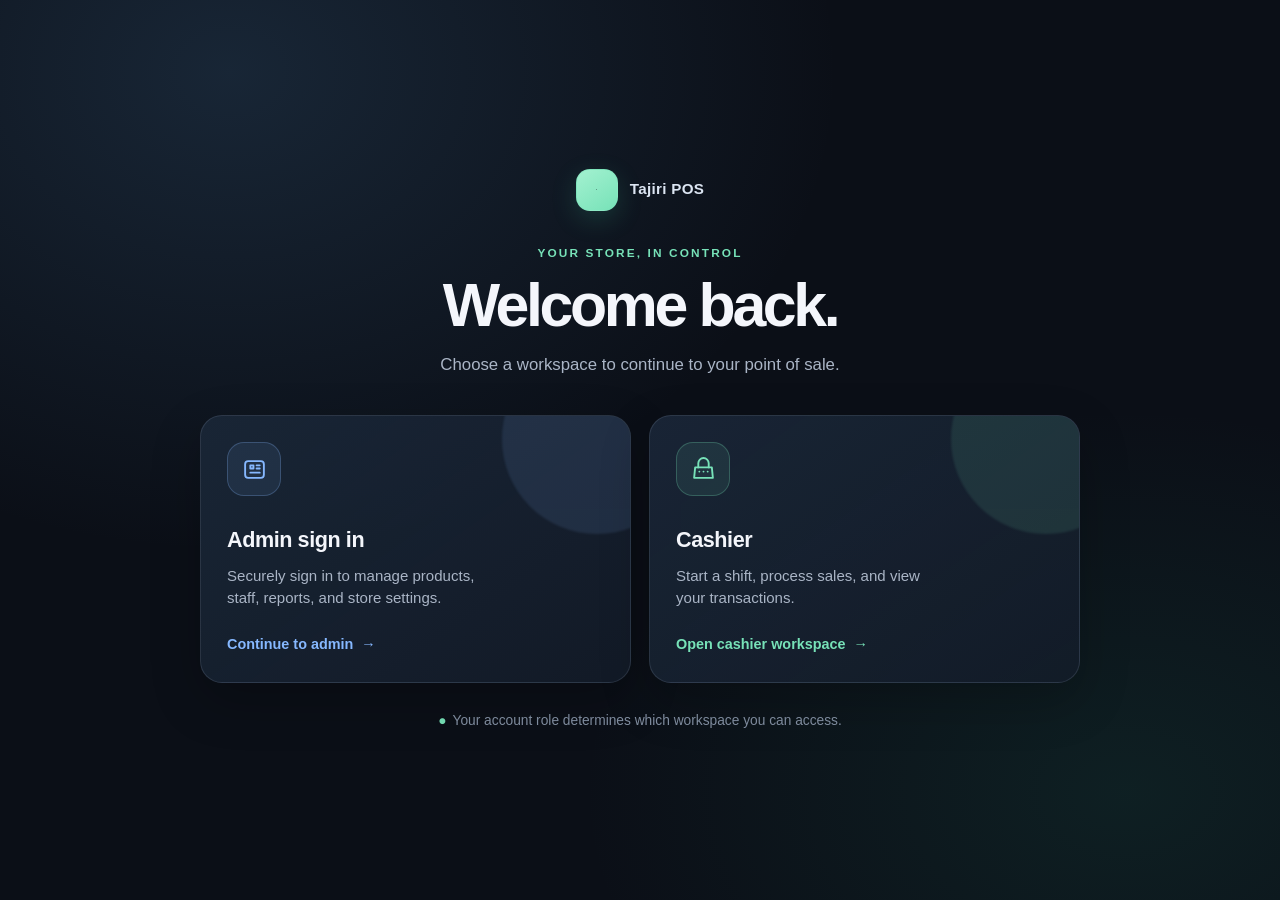
<file: main.html>
<!doctype html>
<html lang="en">
  <head>
    <meta charset="UTF-8" />
    <meta name="viewport" content="width=device-width, initial-scale=1" />
    <meta name="theme-color" content="#0b0f17" />
    <title>Tajiri POS · Main Menu</title>
    <style>
      :root {
        color-scheme: dark;
        --bg: #0b0f17;
        --panel: rgb(19 28 41 / 88%);
        --line: rgb(163 181 204 / 16%);
        --text: #f4f6fb;
        --muted: #aab5c6;
        --green: #77e2b8;
        --blue: #86b8ff;
      }
      * {
        box-sizing: border-box;
      }
      html {
        min-width: 320px;
      }
      body {
        min-height: 100vh;
        margin: 0;
        padding: 40px 22px;
        display: grid;
        place-items: center;
        overflow-x: hidden;
        color: var(--text);
        background:
          radial-gradient(
            ellipse at 18% 8%,
            rgb(70 119 163 / 22%),
            transparent 38rem
          ),
          radial-gradient(
            ellipse at 88% 88%,
            rgb(33 126 102 / 15%),
            transparent 34rem
          ),
          var(--bg);
        font:
          16px/1.5 "DM Sans",
          "Segoe UI",
          sans-serif;
      }
      main {
        width: min(100%, 880px);
        margin-inline: auto;
      }
      header {
        margin-bottom: 38px;
        text-align: center;
      }
      .brand {
        display: inline-flex;
        align-items: center;
        gap: 12px;
        margin-bottom: 34px;
        color: #dce5f2;
        font-size: 0.95rem;
        font-weight: 700;
        letter-spacing: 0.02em;
      }
      .brand-mark {
        display: inline-grid;
        width: 42px;
        height: 42px;
        place-items: center;
        border: 1px solid rgb(119 226 184 / 38%);
        border-radius: 14px;
        color: var(--bg);
        background: linear-gradient(145deg, #a3f1d0, var(--green));
        box-shadow: 0 8px 26px rgb(61 187 143 / 20%);
        font-size: 2px;
        font-weight: 800;
      }
      .eyebrow {
        margin: 0 0 10px;
        color: var(--green);
        font-size: 0.74rem;
        font-weight: 700;
        letter-spacing: 0.18em;
        text-transform: uppercase;
      }
      h1 {
        margin: 0;
        font-family: "Outfit", "Segoe UI", sans-serif;
        font-size: clamp(2.2rem, 6vw, 3.8rem);
        letter-spacing: -0.055em;
        line-height: 1.08;
      }
      header p {
        margin: 14px 0 0;
        color: var(--muted);
        font-size: 1.05rem;
      }
      .page-links {
        display: grid;
        grid-template-columns: repeat(2, minmax(0, 1fr));
        gap: 18px;
      }
      .page-link {
        position: relative;
        min-height: 252px;
        padding: 26px;
        display: flex;
        flex-direction: column;
        align-items: flex-start;
        overflow: hidden;
        border: 1px solid var(--line);
        border-radius: 22px;
        color: inherit;
        background: linear-gradient(145deg, rgb(26 38 55 / 95%), var(--panel));
        box-shadow: 0 18px 50px rgb(0 0 0 / 22%);
        text-decoration: none;
        transition:
          border-color 0.2s ease,
          transform 0.2s ease,
          box-shadow 0.2s ease;
      }
      .page-link::after {
        position: absolute;
        top: -72px;
        right: -62px;
        width: 190px;
        height: 190px;
        border-radius: 50%;
        background: var(--glow);
        content: "";
        filter: blur(1px);
        opacity: 0.11;
        pointer-events: none;
      }
      .page-link.admin {
        --glow: var(--blue);
        --accent: var(--blue);
      }
      .page-link.cashier {
        --glow: var(--green);
        --accent: var(--green);
      }
      .page-link:hover,
      .page-link:focus-visible {
        transform: translateY(-4px);
        border-color: color-mix(in srgb, var(--accent), transparent 28%);
        box-shadow: 0 24px 58px rgb(0 0 0 / 32%);
        outline: none;
      }
      .page-link:focus-visible {
        box-shadow:
          0 0 0 3px var(--bg),
          0 0 0 5px var(--accent);
      }
      .page-link[hidden] {
        display: none;
      }
      .page-icon {
        width: 54px;
        height: 54px;
        margin-bottom: 28px;
        display: grid;
        place-items: center;
        border: 1px solid color-mix(in srgb, var(--accent), transparent 75%);
        border-radius: 17px;
        color: var(--accent);
        background: color-mix(in srgb, var(--accent), transparent 91%);
      }
      .page-icon svg {
        width: 25px;
        height: 25px;
      }
      .page-link strong {
        font-family: "Outfit", "Segoe UI", sans-serif;
        font-size: 1.35rem;
        letter-spacing: -0.02em;
      }
      .page-description {
        max-width: 31ch;
        margin-top: 8px;
        color: var(--muted);
        font-size: 0.94rem;
      }
      .page-cta {
        /* margin-top: auto; */
        padding-top: 24px;
        display: flex;
        align-items: center;
        gap: 8px;
        color: var(--accent);
        font-size: 0.9rem;
        font-weight: 700;
      }
      .page-cta span {
        transition: transform 0.2s ease;
      }
      .page-link:hover .page-cta span,
      .page-link:focus-visible .page-cta span {
        transform: translateX(4px);
      }
      footer {
        margin-top: 28px;
        color: #8491a4;
        text-align: center;
        font-size: 0.86rem;
      }
      .footer-lock {
        margin-right: 6px;
        color: var(--green);
      }
      @media (max-width: 580px) {
        body {
          padding: 30px 18px;
        }
        header {
          margin-bottom: 28px;
        }
        .brand {
          margin-bottom: 28px;
        }
        .page-links {
          grid-template-columns: 1fr;
          gap: 12px;
        }
        .page-link {
          min-height: 220px;
          padding: 23px;
        }
        .page-icon {
          margin-bottom: 20px;
        }
        footer {
          margin-top: 22px;
        }
      }
      @media (prefers-reduced-motion: reduce) {
        *,
        *::before,
        *::after {
          scroll-behavior: auto !important;
          transition-duration: 0.01ms !important;
        }
      }
    </style>
  </head>
  <body>
    <main>
      <header>
        <div class="brand">
          <span class="brand-mark" aria-hidden="true">t</span
          ><span>Tajiri POS</span>
        </div>
        <p class="eyebrow">Your store, in control</p>
        <h1>Welcome back.</h1>
        <p>Choose a workspace to continue to your point of sale.</p>
      </header>
      <nav class="page-links" aria-label="Application pages">
        <a class="page-link admin" href="admin.html">
          <span class="page-icon" aria-hidden="true">
            <svg
              viewBox="0 0 24 24"
              fill="none"
              stroke="currentColor"
              stroke-width="1.8"
              stroke-linecap="round"
              stroke-linejoin="round"
            >
              <rect x="3" y="4" width="18" height="16" rx="3" />
              <path d="M8 8h3v3H8zM14 8h3M14 11h3M8 15h9" />
            </svg>
          </span>
          <strong>Admin sign in</strong>
          <span class="page-description"
            >Securely sign in to manage products, staff, reports, and store settings.</span
          >
          <span class="page-cta"
            >Continue to admin <span aria-hidden="true">→</span></span
          >
        </a>
        <a class="page-link cashier" href="cashier.html">
          <span class="page-icon" aria-hidden="true">
            <svg
              viewBox="0 0 24 24"
              fill="none"
              stroke="currentColor"
              stroke-width="1.8"
              stroke-linecap="round"
              stroke-linejoin="round"
            >
              <path d="M4 10h16l1 10H3l1-10Z" />
              <path d="M7 10V6a5 5 0 0 1 10 0v4M8 14h.01M12 14h.01M16 14h.01" />
            </svg>
          </span>
          <strong>Cashier</strong>
          <span class="page-description"
            >Start a shift, process sales, and view your transactions.</span
          >
          <span class="page-cta"
            >Open cashier workspace <span aria-hidden="true">→</span></span
          >
        </a>
      </nav>
      <footer>
        <span class="footer-lock" aria-hidden="true">●</span>Your account role
        determines which workspace you can access.
      </footer>
    </main>
    <script>
      function readSignedRole(storage, userKey, roleKey, signatureKey) {
        const user = storage.getItem(userKey);
        const role = storage.getItem(roleKey);
        const signature = storage.getItem(signatureKey);
        if (!user || !role || !signature) return null;

        const value = `${String(user).trim()}|${String(role).trim()}|tajiri-pos-session-v1`;
        let hash = 2166136261;
        for (let index = 0; index < value.length; index += 1) {
          hash = Math.imul(hash ^ value.charCodeAt(index), 16777619);
        }
        if (signature !== (hash >>> 0).toString(16).padStart(8, "0")) {
          return null;
        }
        return {
          user: String(user).trim().toLowerCase(),
          role: String(role).trim().toLowerCase(),
        };
      }

      const session =
        readSignedRole(
          sessionStorage,
          "tajiri-session-user",
          "tajiri-session-role",
          "tajiri-session-signature",
        ) ||
        readSignedRole(
          localStorage,
          "tajiri-remembered-user",
          "tajiri-remembered-role",
          "tajiri-remembered-signature",
        );
      if (session?.role === "cashier") {
        const adminLink = document.querySelector(".page-link.admin");
        if (adminLink) adminLink.hidden = true;
      }
    </script>
  </body>
</html>
</file>
